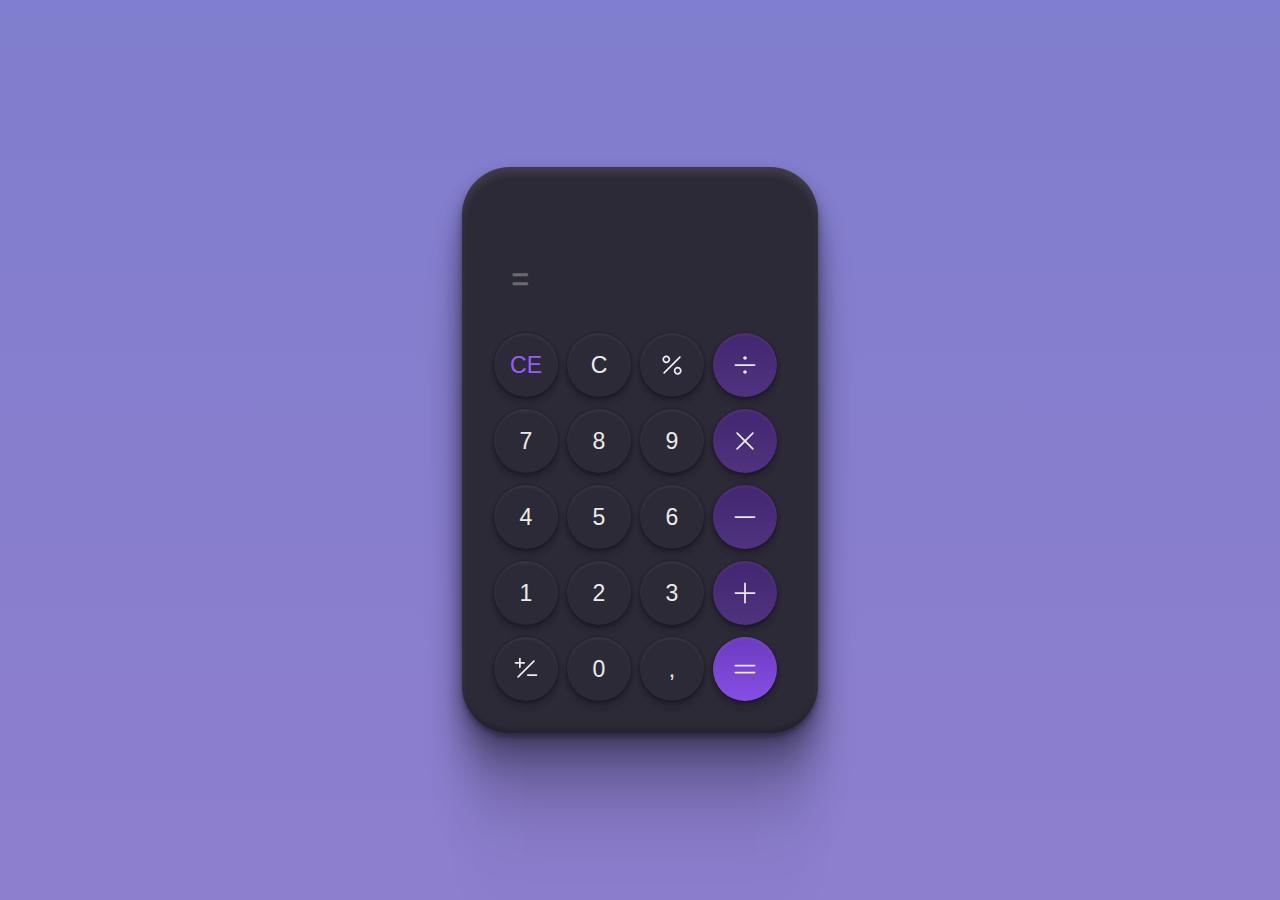
<file: calculadora/index.html>
<!DOCTYPE html>
<html lang="pt-BR">
  <head>
    <meta charset="UTF-8" />
    <meta http-equiv="X-UA-Compatible" content="IE=edge" />
    <meta name="viewport" content="width=device-width, initial-scale=1.0" />
    <link rel="preconnect" href="https://fonts.googleapis.com">
    <link rel="shortcut icon" href="./image/icon.svg" type="image/x-icon">
    <link href="https://fonts.googleapis.com/css2?family=Rubik&display=swap" rel="stylesheet">
    </script>
    <link rel="stylesheet" href="./style.css" />
    <title>Calculadora</title>
  </head>

  <body>
    <main>
      <section id="calculator">

        <div class="panel">
          <input type="text" disabled class="visualizaCalculo">
          <div class="resultCalculo">
            <div class="display"></div>
            <input type="text" disabled class="resultado">
          </div>
        </div>
        
        <section class="btn">
          
          <button class="button" onclick="remove()">CE</button>
          <button class="button" onclick="clr()">C</button>
          <button class="button" onclick="calculate('%')"><img src="./image/porcentagem.svg" alt="porcentagem"></button>
          <button class="button btnSecondary" onclick="calculate('/')"><img src="./image/divisao.svg" alt="divisão"></button>

          <button class="button number" onclick="calculate(7)">7</button>
          <button class="button number" onclick="calculate(8)">8</button>
          <button class="button number" onclick="calculate(9)">9</button>
          <button class="button btnSecondary" onclick="calculate('*')"><img src="./image/multiplicacao.svg" alt="multiplicação"></button>

          <button class="button number" onclick="calculate(4)">4</button>
          <button class="button number" onclick="calculate(5)">5</button>
          <button class="button number" onclick="calculate(6)">6</button>
          <button class="button btnSecondary" onclick="calculate('-')"><img src="./image/subtracao.svg" alt="subtracao"></button>

          <button class="button number" onclick="calculate(1)">1</button>
          <button class="button number" onclick="calculate(2)">2</button>
          <button class="button number" onclick="calculate(3)">3</button>
          <button class="button btnSecondary" onclick="calculate('+')"><img src="./image/soma.svg" alt="soma"></button>

          <button class="button" onclick="round()"><img src="./image/maisMenos.svg" alt="mais/menos"></button>
          <button class="button number" onclick="calculate(0)">0</button>
          <button class="button" onclick="calculate('.')">,</button>
          <button class="button btnSecondary" onclick="resultado()"><img src="./image/igualdade.svg" alt="igualdade"></button>

        </section>
      </section>
    </main>
    <script src="script.js"></script>
  </body>
</html>
</file>
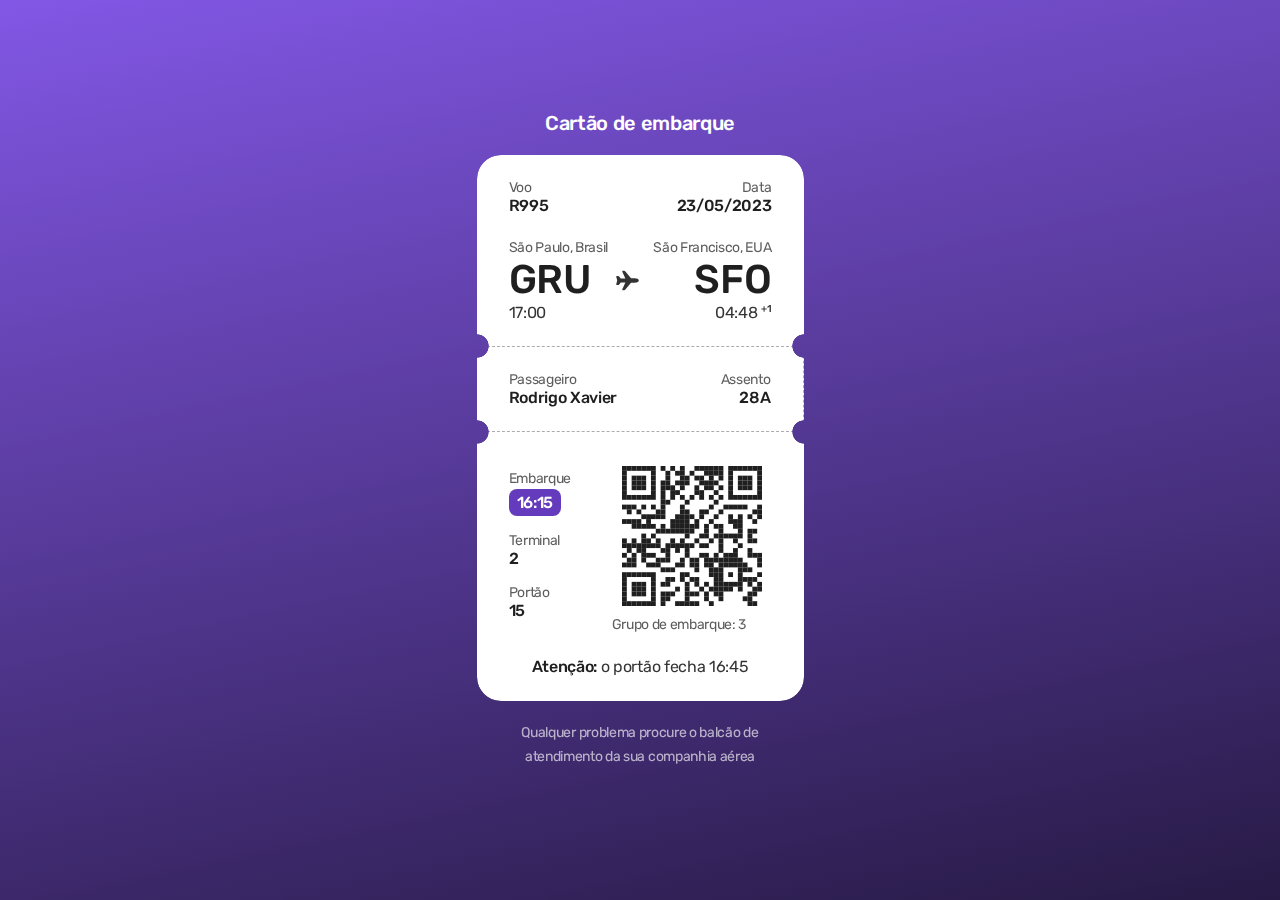
<file: cartao-embarque/index.html>
<!DOCTYPE html>
<html lang="pt-BR">
<head>
    <link rel="preconnect" href="https://fonts.googleapis.com">
    <link rel="preconnect" href="https://fonts.gstatic.com" crossorigin>
    <link href="https://fonts.googleapis.com/css2?family=Rubik:wght@400;500&display=swap" rel="stylesheet">
    <meta charset="UTF-8">
    <meta http-equiv="X-UA-Compatible" content="IE=edge">
    <meta name="viewport" content="width=device-width, initial-scale=1.0">
    <title>Cartão de embarque</title>
    <link rel="stylesheet" href="./style.css">
    <link rel="shortcut icon" href="./assets/icon.png" type="image/x-icon">
</head>
<body>

    <div id="boarding-pass">
        <h1>Cartão de embarque</h1>
        <main id="tiket">
            <section class="top grid">
                <div class="flight grid colum">
                    <div class="number">
                        <p>Voo</p>
                        <strong>R995</strong>
                    </div>
                    <div class="date text-right">
                        <p>Data</p>
                        <strong>23/05/2023</strong>
                    </div>
                </div>
                <div class="grid colum">
                    <div class="departure grid">
                        <p>São Paulo, Brasil</p>
                        <strong>GRU</strong>
                        <time>17:00</time>
                    </div>
                    <div class="airplane grid">
                        <img src="./assets/airplane.svg" alt="Icone de avião">

                    </div>
                    <div class="arrival text-right grid">
                        <p>São Francisco, EUA</p>
                        <strong>SFO</strong>
                        <time>04:48 <sup>+1</sup></time>
                    </div>
                </div>
            </section>
            <section class="middle grid colum">
                <div class="name">
                    <p>Passageiro</p>
                    <strong>Rodrigo Xavier</strong>
                </div>
                <div class="seat text-right">
                    <p>Assento</p>
                    <strong>28A</strong>
                </div>
            </section>
            <section class="bottom">
                <div class="container grid colum">
                        <dl class="grid">
                            <dt>
                                <p>Embarque</p>
                                <time>16:15</time>
                            </dt>
                            <dt>
                                <p>Terminal</p>
                                <strong>2</strong>
                            </dt>
                            <dt>
                                <p>Portão</p>
                                <strong>15</strong>
                            </dt>
                        </dl>
                    
                    <div class="qrcode grid">
                        <img src="./assets/qr-code.svg" alt="Imagem de QR Code">
                        <p>Grupo de embarque: 3</p>
                    </div>  
                </div>
                <p><strong>Atenção:</strong> o portão fecha 16:45</p>
            </section>
        </main>
        <footer>Qualquer problema procure o balcão de atendimento da sua companhia aérea</footer>
    </div>
    
</body>
</html>
</file>
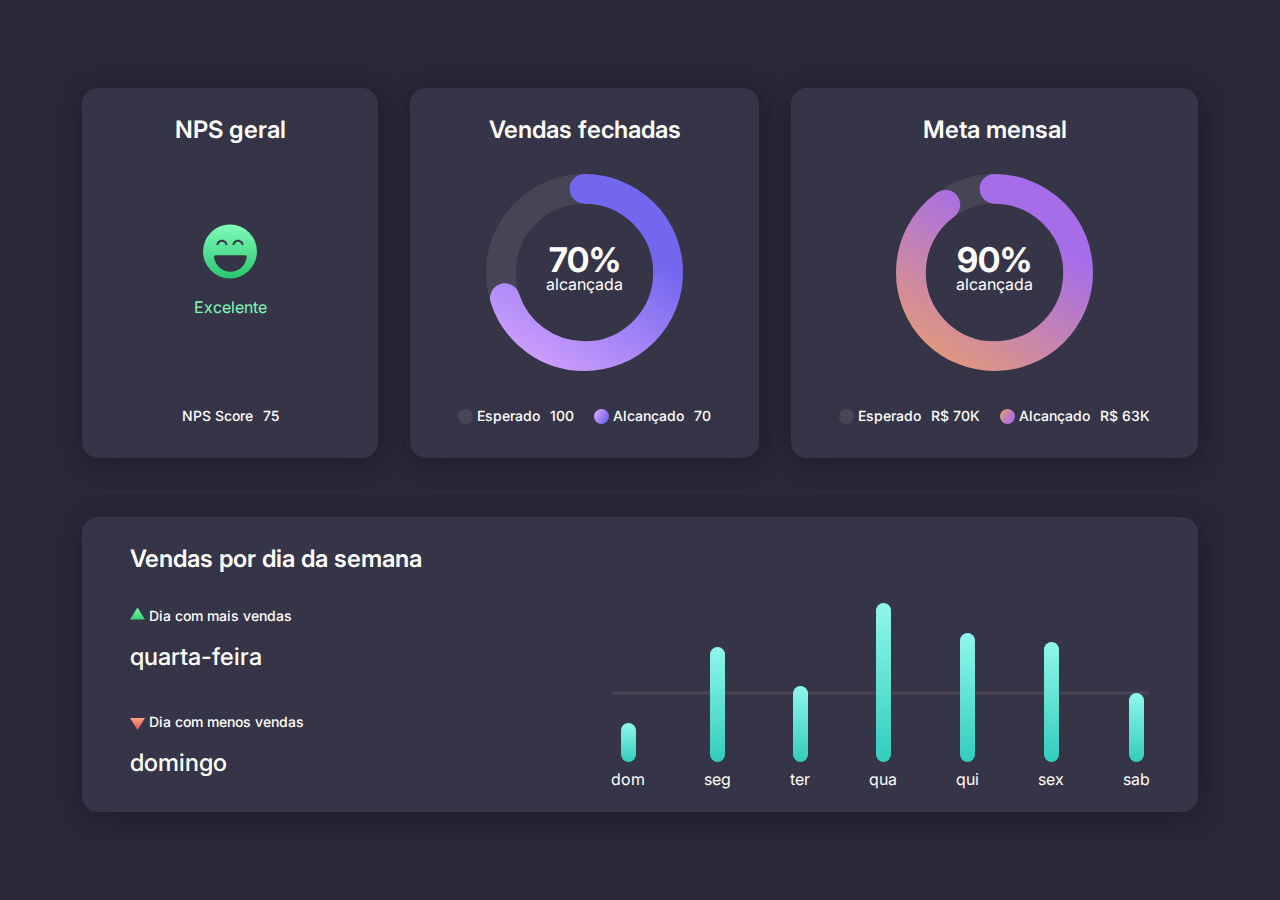
<file: dashboard/index.html>
<!DOCTYPE html>
<html lang="en">
  <head>
    <link rel="preconnect" href="https://fonts.googleapis.com" />
    <link rel="preconnect" href="https://fonts.gstatic.com" crossorigin />
    <link
      href="https://fonts.googleapis.com/css2?family=Inter:wght@400;500;700&display=swap"
      rel="stylesheet"
    />
    <link rel="shortcut icon" href="./image/dashboard.png" type="image/x-icon">

    <meta charset="UTF-8" />
    <meta http-equiv="X-UA-Compatible" content="IE=edge" />
    <meta name="viewport" content="width=device-width, initial-scale=1.0" />
    <title>Dashboard</title>
    <link rel="stylesheet" href="./style.css" />
  </head>
  <body>
    <main id="app" class="grid">
      <div class="box nps grid">
        <div class="top text-center">NPS geral</div>
        <div class="middle grid">
          <img src="./image/smile.svg" alt="bolinha verde sorrindo" />
          Excelente
        </div>
        <div class="bottom">
          <span>NPS Score</span>
          <span>75</span>
        </div>
      </div>
      <div class="box sell grid">
        <div class="top text-center">Vendas fechadas</div>
        <div class="middle">
          <svg viewBox="0 0 232 232" style="--percentage: 70">
            <circle cx="50%" cy="50%" r="98.5" opacity="0.1" stroke="#D9D9D9" />
            <circle
              cx="50%"
              cy="50%"
              r="98.5"
              stroke="url(#paint0_linear_201_85)"
            />
            <defs>
              <linearGradient
                id="paint0_linear_201_85"
                x1="-9"
                y1="82"
                x2="145"
                y2="178"
                gradientUnits="userSpaceOnUse"
              >
                <stop stop-color="#CE9FFC" />
                <stop offset="1" stop-color="#7367F0" />
              </linearGradient>
            </defs>
          </svg>

          <div class="content">
            <h3>70%</h3>
            <p>alcançada</p>
          </div>
        </div>
        <div class="bottom">
          <div class="item">
            <span>Esperado</span>
            <span>100</span>
          </div>
          <div class="item">
            <span
              style="
                --bg-color: linear-gradient(
                  121.94deg,
                  #ce9ffc 15.98%,
                  #7367f0 82.85%
                );
              "
            >
              Alcançado</span
            >
            <span>70</span>
          </div>
        </div>
      </div>
      <div class="box target grid">
        <div class="top text-center">Meta mensal</div>
        <div class="middle">
          <svg viewBox="0 0 232 232" style="--percentage: 90">
            <circle cx="50%" cy="50%" r="98.5" opacity="0.1" stroke="#D9D9D9" />
            <circle
              cx="50%"
              cy="50%"
              r="98.5"
              stroke="url(#paint0_linear_201_104)"
            />
            <defs>
              <linearGradient
                id="paint0_linear_201_104"
                x1="0.5"
                y1="82"
                x2="154.842"
                y2="178.702"
                gradientUnits="userSpaceOnUse"
              >
                <stop stop-color="#DF9780" />
                <stop offset="1" stop-color="#A66DE9" />
              </linearGradient>
            </defs>
          </svg>

          <div class="content">
            <h3>90%</h3>
            <p>alcançada</p>
          </div>
        </div>
        <div class="bottom">
          <div class="item">
            <span>Esperado</span>
            <span>R$ 70K</span>
          </div>
          <div class="item">
            <span
              style="
                --bg-color: linear-gradient(
                  121.94deg,
                  #df9780 15.98%,
                  #a66de9 82.85%
                );
              "
              >Alcançado</span
            >
            <span>R$ 63K</span>
          </div>
        </div>
      </div>
      <div class="box weekly-sell grid">
        <div class="top">Vendas por dia da semana</div>

        <div class="wrapper">
          <div class="left grid">
            <div class="most-sell grid">
              <span>Dia com mais vendas</span>
              quarta-feira
            </div>
            <div class="less-sell grid">
              <span>Dia com menos vendas</span>
              domingo
            </div>
          </div>
          <div class="right">
            <div class="bars">
              <div class="bar-wrapper">
                <div class="bar" style="--height: 3.9rem"></div>
                <span>dom</span>
              </div>
              <div class="bar-wrapper">
                <div class="bar" style="--height: 11.5rem"></div>
                <span>seg</span>
              </div>
              <div class="bar-wrapper">
                <div class="bar" style="--height: 7.6rem"></div>
                <span>ter</span>
              </div>
              <div class="bar-wrapper">
                <div class="bar" style="--height: 15.9rem"></div>
                <span>qua</span>
              </div>
              <div class="bar-wrapper">
                <div class="bar" style="--height: 12.9rem"></div>
                <span>qui</span>
              </div>
              <div class="bar-wrapper">
                <div class="bar" style="--height: 12rem"></div>
                <span>sex</span>
              </div>
              <div class="bar-wrapper">
                <div class="bar" style="--height: 6.9rem"></div>
                <span>sab</span>
              </div>
            </div>
          </div>
        </div>
      </div>
    </main>
  </body>
</html>
</file>
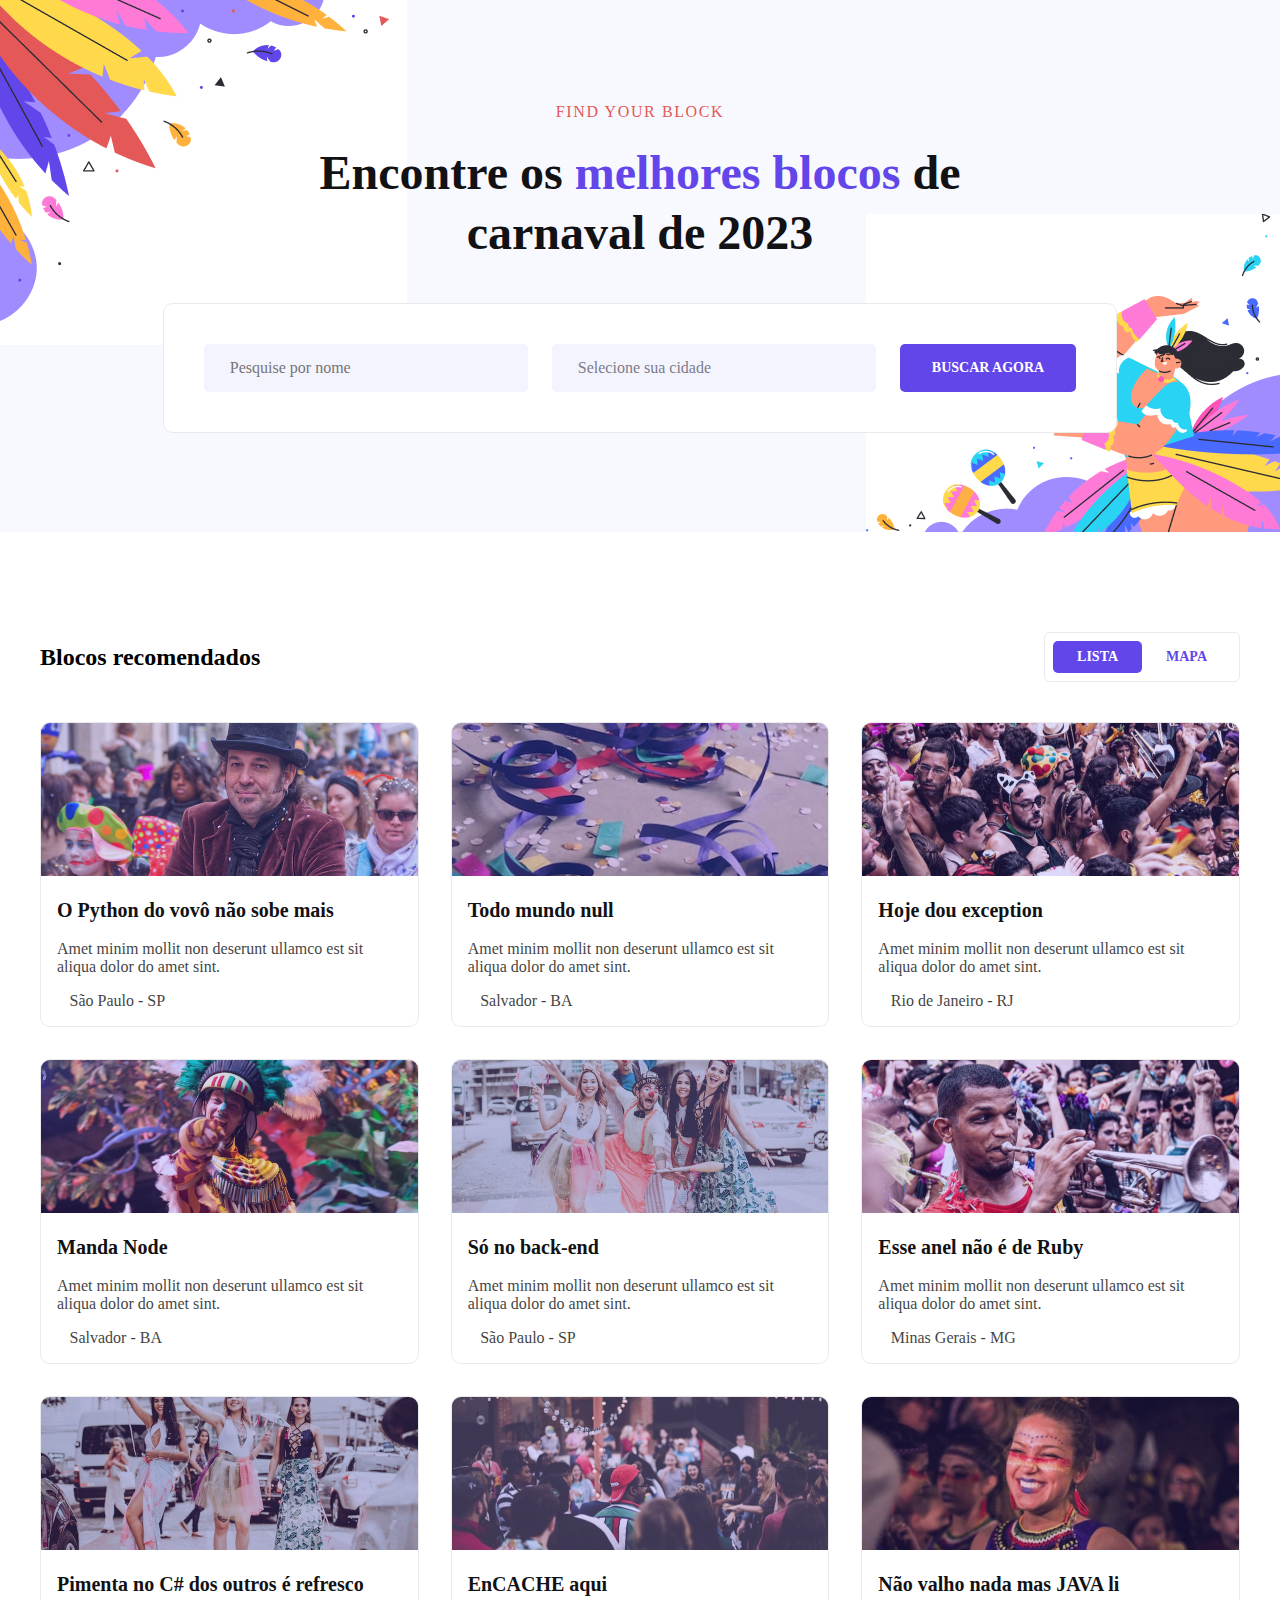
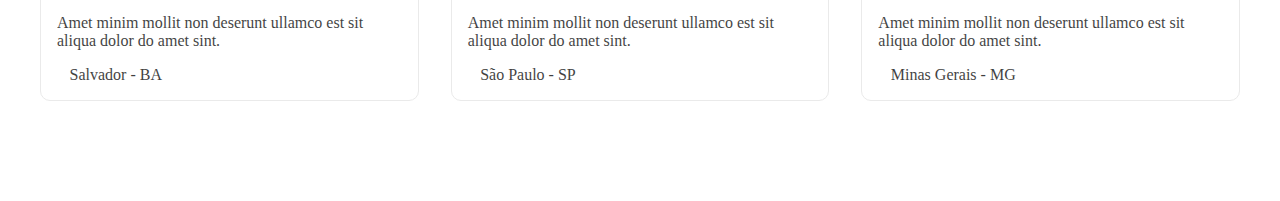
<file: landing-page/index.html>
<!DOCTYPE html>
<html lang="en">
<head>
    <meta charset="UTF-8">
    <meta http-equiv="X-UA-Compatible" content="IE=edge">
    <meta name="viewport" content="width=device-width, initial-scale=1.0">
    <title>Encontro seu bloco de carnaval</title>
    <link rel="stylesheet" href="style.css">
</head>
<body>
    <header>
        <div class="content">
          <div class="top">
            <p>find your block</p>
            <h1>Encontre os <span>melhores blocos</span> de carnaval de 2023</h1>
          </div>
  
          <form class="search">
            <div class="search-field">
              <label class="sr-only" for="name">Pesquise por nome</label>
              <i class="ph-magnifying-glass-light"></i>
              <input
                type="text"
                id="name"
                name="name"
                placeholder="Pesquise por nome"
              />
            </div>
            <div class="search-field select">
              <label class="sr-only" for="city">Selecione uma cidade</label>
              <i class="ph-map-pin-light"></i>
              <select name="city" id="city">
                <option value="0" selected>Selecione sua cidade</option>
                <option value="sao-paulo">São Paulo</option>
                <option value="rio-de-janeiro">Rio de Janeiro</option>
                <option value="salvador">Salvador</option>
              </select>
              <i class="ph-caret-down-light"></i>
            </div>
            <button class="btn primary">Buscar agora</button>
          </form>
        </div>
      </header>

      <main>
        <div class="content">
          <section class="top">
            <h2>Blocos recomendados</h2>
            <div class="view">
              <button class="btn primary">Lista</button>
              <button class="btn secondary">Mapa</button>
            </div>
          </section>
          <section class="cards">
            <div class="card">
              <img src="./image/python.jpg" alt="" />
  
              <div class="content">
                <h3>O Python do vovô não sobe mais</h3>
                <p>
                  Amet minim mollit non deserunt ullamco est sit aliqua dolor do
                  amet sint.
                </p>
  
                <div class="location">
                  <i class="ph-map-pin-light"></i>
                  São Paulo - SP
                </div>
              </div>
            </div>
  
            <div class="card">
              <img src="./image/null.jpg" alt="" />
  
              <div class="content">
                <h3>Todo mundo null</h3>
                <p>
                  Amet minim mollit non deserunt ullamco est sit aliqua dolor do
                  amet sint.
                </p>
  
                <div class="location">
                  <i class="ph-map-pin-light"></i>
                  Salvador - BA
                </div>
              </div>
            </div>
  
            <div class="card">
              <img src="./image/exception.jpg" alt="" />
  
              <div class="content">
                <h3>Hoje dou exception</h3>
                <p>
                  Amet minim mollit non deserunt ullamco est sit aliqua dolor do
                  amet sint.
                </p>
  
                <div class="location">
                  <i class="ph-map-pin-light"></i>
                  Rio de Janeiro - RJ
                </div>
              </div>
            </div>
  
            <div class="card">
              <img src="./image/node.jpg" alt="" />
  
              <div class="content">
                <h3>Manda Node</h3>
                <p>
                  Amet minim mollit non deserunt ullamco est sit aliqua dolor do
                  amet sint.
                </p>
  
                <div class="location">
                  <i class="ph-map-pin-light"></i>
                  Salvador - BA
                </div>
              </div>
            </div>
  
            <div class="card">
              <img src="./image/back-end.jpg" alt="" />
  
              <div class="content">
                <h3>Só no back-end</h3>
                <p>
                  Amet minim mollit non deserunt ullamco est sit aliqua dolor do
                  amet sint.
                </p>
  
                <div class="location">
                  <i class="ph-map-pin-light"></i>
                  São Paulo - SP
                </div>
              </div>
            </div>
  
            <div class="card">
              <img src="./image/ruby.png" alt="" />
  
              <div class="content">
                <h3>Esse anel não é de Ruby</h3>
                <p>
                  Amet minim mollit non deserunt ullamco est sit aliqua dolor do
                  amet sint.
                </p>
  
                <div class="location">
                  <i class="ph-map-pin-light"></i>
                  Minas Gerais - MG
                </div>
              </div>
            </div>

            <div class="card">
                <img src="./image/csharp.jpg" alt="" />
    
                <div class="content">
                  <h3>Pimenta no C# dos outros é refresco</h3>
                  <p>
                    Amet minim mollit non deserunt ullamco est sit aliqua dolor do
                    amet sint.
                  </p>
    
                  <div class="location">
                    <i class="ph-map-pin-light"></i>
                    Salvador - BA
                  </div>
                </div>
              </div>
    
              <div class="card">
                <img src="./image/encache.jpg" alt="" />
    
                <div class="content">
                  <h3>EnCACHE aqui</h3>
                  <p>
                    Amet minim mollit non deserunt ullamco est sit aliqua dolor do
                    amet sint.
                  </p>
    
                  <div class="location">
                    <i class="ph-map-pin-light"></i>
                    São Paulo - SP
                  </div>
                </div>
              </div>
    
              <div class="card">
                <img src="./image/java.jpg" alt="" />
    
                <div class="content">
                  <h3>Não valho nada mas JAVA li</h3>
                  <p>
                    Amet minim mollit non deserunt ullamco est sit aliqua dolor do
                    amet sint.
                  </p>
    
                  <div class="location">
                    <i class="ph-map-pin-light"></i>
                    Minas Gerais - MG
                  </div>
                </div>
              </div>
          </section>
        </div>
      </main>
</body>
</html>
</file>
<file: calculadora/style.css>
* {
  box-sizing: border-box;
  font-size: 60%;
  padding: 0;
  margin: 0;
}

:root {
  --cor-backgroundCaluculator: #2D2A37;
  --cor-fonte:#EBEBEB;
  --cor-fonte2: #6b6b6b;
  --background-color: linear-gradient(180deg, #807ece 0%, #8e7ece 100%);
  --cor-btn1: #975dfa;
  --cor-btn2: linear-gradient(180deg,rgba(0, 0, 0, 0.05) 0.01%,rgba(255, 255, 255, 0.05) 100%),#462878;
  --box-shadow: 0px 11px 7px rgba(0, 0, 0, 0.01),
  0px 7px 7px rgba(0, 0, 0, 0.04), 0px 4px 6px rgba(0, 0, 0, 0.1),
  0px 2px 4px rgba(0, 0, 0, 0.26), 0px 0px 2px rgba(0, 0, 0, 0.29),
  inset 0px 2px 3px rgba(255, 255, 255, 0.06);
}

body,
main {
  width: 100vw;
  height: 100vh;
  display: grid;
  justify-content: center;
  place-items: center;
  background: var(--background-color);
  font-family: "Rubik", sans-serif;
}

.display {
  background: #2d2a37;
  height: 186px;
  margin: 54px auto 0;
  display: flex;
  flex-direction: column;
  position: relative;
}

.display::before{
  content: "=";
  color: #6b6b6b;
  position: absolute;
  top: 40px;
  left: 0;
  font-size: 36px;
}

#calculator {
  padding: 54px 32px 32px 32px;
  width: 356px;
  height: 566px;
  border-radius: 48px;
  background-color: var(--cor-backgroundCaluculator);
  box-shadow: 0px 4px 4px rgba(0, 0, 0, 0.25),
  0px 188px 52px rgba(0, 0, 0, 0.01), 0px 120px 48px rgba(0, 0, 0, 0.04),
  0px 68px 41px rgba(0, 0, 0, 0.15), 0px 30px 30px rgba(0, 0, 0, 0.26),
  0px 8px 17px rgba(0, 0, 0, 0.29), inset 0px 6px 8px rgba(255, 255, 255, 0.1),
  inset 0px -4px 5px rgba(0, 0, 0, 0.22);
}

#calculator .panel {
  padding-left: 16px;
  padding-right: 22px;
  width: 100%;
  display: flex;
  flex-direction: column;
  gap: 8px;
  margin-bottom: 26px;
}

#calculator .panel .visualizaCalculo {
  text-align: right;
  font-size: 2rem;
  color: var(--cor-fonte2);
  height: 28px;
  background-color: transparent;
  border: 0;
  outline: 0;
}

#calculator .panel .resultCalculo {
  display: flex;
  justify-content: space-between;
  align-items: center;
  height: 50px;
}

#calculator .panel .resultCalculo .resultado {
  width: 100%;
  background-color: transparent;
  border: 0;
  outline: 0;
  text-align: right;
  font-size: 3.6rem;
  color: var(--cor-fonte);
}

#calculator .btn {
  display: grid;
  grid-template-columns: repeat(4, 1fr);
  row-gap: 12px;
  width: 100%;
}

#calculator .btn .button {
  background: transparent;
  border: 0;
  outline: 0;
  width: 64px;
  height: 64px;
  border-radius: 50%;
  display: flex;
  justify-content: center;
  place-items: center;
  box-shadow: var(--box-shadow);
  color: var(--cor-fonte);
  font-size: 2.4rem;
  transition:1s all;
}

#calculator .btn .button:first-child{
  color: var(--cor-btn1);
}

#calculator .btn .btnSecondary {
  background: var(--cor-btn2);
}

#calculator .btn .btnSecondary:last-child {
  background: linear-gradient(180deg,rgba(0, 0, 0, 0.15) 0%, rgba(255, 255, 255, 0.05) 100%),
#7f45e2;
}
</file>
<file: cartao-embarque/style.css>
* {
    margin: 0;
    padding: 0;
    box-sizing: border-box;
    -webkit-font-smoothing: antialiased;
    -moz-osx-font-smoothing: grayscale;
}

:root {
    font-size: 62.5%;
}

body {
    font-size: 1.6rem;
    font-family: 'Rubik', sans-serif;
    letter-spacing: -0.02em;
    background: linear-gradient(167.96deg, #8257E5 0%, #271A45 100%) no-repeat fixed;

    height: 100vh;
    display: grid;
    place-content: center;
}

p{
    color: rgba(0, 0, 0, 0.64);
    font-size: 14px;
    line-height:17px;
}

strong{
    font-size: 16px;
    line-height: 19px;
    color: rgba(0, 0, 0, 0.88);
}
.grid{
    display: grid;
}

.colum{
    grid-auto-flow: column;
}

.text-right{
    text-align: right;
}

h1,
strong{
    font-weight: 500;
}

h1{
    font-size: 2rem;
    line-height: 2.4rem;
    color: white;
    text-align: center;

}

#boarding-pass{
    margin: auto;
}

#tiket{
    margin-top: 2rem;
    
}

section{
    background-color: white;
    padding: 2.4rem 3.2rem;

    -webkit-mask: var(--mask);
    mask: var(--mask);
    filter: drop-shadow(0px 4px 24px rgba(0, 0, 0, 0.25));
}

.top{
    border-radius: 2.4rem 2.4rem 0 0;
    gap: 2.4rem;
    --mask: radial-gradient(1.2rem at 1.2rem bottom, transparent 95%, black) -1.2rem;
    -webkit-mask-repeat: repeat-x;
    mask-repeat: repeat-x;
}

.departure, .arrival{
    width: 12,5rem;
}

.departure strong, .arrival strong{
    font-size: 40px;
    line-height: 47px;
}

.bottom .container{
    align-items: center;
    gap: .8rem;
}

dl.grid{
    gap: 1.6rem;
    min-width: 9.5rem;
}

.airplane{
    align-items: center;
}

.top time{
    color: rgba(0, 0, 0, 0.8);
    /* font-size: 16px;
    line-height: 19px; */
}

.top time sup{
    font-weight: 500;
    font-size: 1.0rem;
    line-height: 1.2rem;
}

.middle{
    border: 1px dashed rgba(0, 0, 0, 0.32);
    border-left: 0;
    line-height: 0;

    --mask: radial-gradient(1.2rem at 1.2rem 1.2rem, transparent 95%, black) -1.2rem -1.2rem;
    
}

.bottom{
    border-radius: 0 0 2.4rem 2.4rem;
    --mask: radial-gradient(1.2rem at 1.2rem top, transparent 94%, black) -1.2rem;
    -webkit-mask-repeat: repeat-x;
    mask-repeat: repeat-x;
}

dt time{
    color: white;
    font-weight: 500;
    font-size: 1.6rem;
    line-height: 1.9rem;
    background: #633BBC;
    border-radius: 0.8rem;
    padding: 0.4rem 0.8rem;
    display: inline-block;
    margin-top: .2rem;

}

.bottom > p{
    text-align: center;
    margin-top: 2.4rem;
    font-size: 1.6rem;
    line-height: 2.0rem;
    color: rgba(0, 0, 0, 0.8);
}

.qrcode.grid{
    justify-content: center;
}

footer{
    font-size: 14px;
    line-height: 24px;
    color: white;
    width: 27rem;
    opacity: 0.64;
    text-align: center;
    margin: 2rem auto;
}
</file>
<file: dashboard/style.css>
* {
    margin: 0;
    padding: 0;
    box-sizing: border-box;
    -webkit-font-smoothing: antialiased;
    -moz-osx-font-smoothing: grayscale;
  }
  
  :root {
    font-size: 62.5%;
  }
  
  body {
    font-size: 1.6rem;
    font-family: "Inter";
    background: #292738;
  }
  
  .grid {
    display: grid;
  }
  
  .text-center {
    text-align: center;
  }
  
  .box {
    padding: 2.9rem 4.8rem;
  
    background: #363447;
    box-shadow: 0.3rem 0.4rem 2.6rem rgba(0, 0, 0, 0.25);
    border-radius: 1.6rem;
    color: white;
    line-height: 160%;
  
    gap: 3.2rem;
  }
  
  #app {
    column-gap: 3.2rem;
    row-gap: 5.9rem;
  
    width: fit-content;
    min-height: 100vh;
    height: fit-content;
  
    margin: auto;
  
    place-content: center;
    padding: 3.2rem;
  }
  
  .top {
    font-weight: 600;
    font-size: 2.4rem;
  }
  
  .middle {
    display: grid;
    place-content: center;
    position: relative;
  }
  
  .middle .content {
    position: absolute;
    top: 50%;
    left: 50%;
    transform: translate(-50%, -50%);
    text-align: center;
  }
  
  .content h3 {
    font-size: 3.4rem;
  }
  
  .bottom {
    display: flex;
    gap: 2rem;
    justify-content: center;
    margin-top: auto;
    font-weight: 500;
    font-size: 1.4rem;
  }
  
  .bottom .item {
    display: flex;
    align-items: center;
    gap: 1rem;
  }
  
  .bottom .item span:nth-child(1) {
    display: flex;
    align-items: center;
    gap: 0.4rem;
  }
  
  .bottom .item span {
    --bg-color: #4a4556;
  }
  
  .bottom .item span:nth-child(1)::before {
    content: "";
    width: 1.5rem;
    height: 1.5rem;
    display: block;
    background: var(--bg-color);
    border-radius: 99.9rem;
  }
  
  .nps {
    gap: 3.2rem;
  }
  
  .nps .middle {
    height: 19.7rem;
    place-content: center;
    justify-items: center;
    gap: 1.6rem;
    color: #81fbb8;
  }
  
  .nps .bottom {
    gap: 1rem;
  }
  
  svg {
    --percentage: 0;
    width: 19.7rem;
    height: 19.7rem;
    transform: rotate(-90deg);
  }
  
  svg circle {
    stroke-dasharray: 618;
    stroke-dashoffset: 618;
    stroke-width: 35;
    fill: none;
  }
  
  svg circle:nth-child(1) {
    stroke-dashoffset: 0;
  }
  
  svg circle:nth-child(2) {
    stroke-dashoffset: calc(618 - (618 * var(--percentage)) / 100);
    stroke-linecap: round;
  
    animation: progress 1s ease-in-out;
  }
  
  @keyframes progress {
    0% {
      stroke-dasharray: 618;
      stroke-dashoffset: 618;
    }
  }
  
  .weekly-sell {
    gap: 3.2rem;
  }
  
  .weekly-sell .wrapper {
    display: flex;
    flex-direction: column;
    gap: 3.2rem;
  }
  
  .weekly-sell .left {
    gap: 3.2rem;
    grid-auto-flow: column;
  }
  
  .weekly-sell .left,
  .weekly-sell .right {
    flex: 1;
  }
  
  .left .grid {
    gap: 0.8rem;
    font-weight: 500;
    font-size: 2.4rem;
  }
  
  .left .grid span {
    font-size: 1.4rem;
    align-items: centetr;
    display: flex;
    gap: 0.4rem;
  }
  
  .left .grid span::before {
    content: "";
    width: 1.5rem;
    height: 1.5rem;
    display: block;
    clip-path: polygon(50% 0%, 0% 80%, 100% 80%);
  }
  
  .left .most-sell span::before {
    background: linear-gradient(180deg, #81fbb8 0%, #28c76f 100%);
    margin-top: 0.4rem;
  }
  
  .left .less-sell span::before {
    background: linear-gradient(180deg, #ea5455 0%, #feb692 100%);
    transform: matrix(1, 0, 0, -1, 0, 0);
    margin-top: 0.6rem;
  }
  
  .bars {
    display: flex;
    gap: calc(3vw + 1rem);
    align-items: flex-end;
    position: relative;
  }
  
  .bars::before {
    content: "";
    display: block;
    height: 0.3rem;
    width: 100%;
    background: #4a4556;
    border-radius: 99.9rem;
    position: absolute;
    top: 50%;
    transform: translateY(-50%);
    z-index: 0;
  }
  
  .bar-wrapper {
    display: grid;
    grid-template-rows: 15.9rem 1.6rem;
    justify-items: center;
    gap: 0.5rem;
    z-index: 1;
  }
  
  .bar {
    width: 1.5rem;
    background: linear-gradient(180deg, #90f7ec 0%, #32ccbc 100%);
    border-radius: 99.9rem;
  
    height: var(--height);
    align-self: end;
  
    animation: up 1.4s;
  }
  
  @keyframes up {
    0% {
      height: 0;
    }
  }
  
  @media (min-width: 65.0rem) {
    #app {
      grid-template-columns: 29.6rem max-content max-content;
      grid-template-rows: max-content;
    }
  
    .box:nth-child(4) {
      grid-column: 1/4;
    }
  
    .weekly-sell .wrapper {
      flex-direction: row;
    }
  
    .weekly-sell .left {
      grid-auto-flow: initial;
    }
  
    .bars {
      gap: 5.9rem;
    }
  }
</file>
<file: landing-page/style.css>
*{
margin: 0;
padding: 0;
box-sizing: border-box;
-webkit-font-smoothing: antialiased;
-moz-osx-font-smoothing: grayscale;
}

:root {
font-size: 62.5%;
font-family: "Roboto";
}

.sr-only {
position: absolute;
width: 0.1rem;
height: 0.1rem;
padding: 0;
margin: -0.1rem;
overflow: hidden;
clip: rect(0, 0, 0, 0);
white-space: nowrap;
border-width: 0;
}

.btn {
display: flex;
justify-content: center;
align-items: center;

font-weight: 700;
font-size: 1.4rem;
line-height: 2.4rem;

text-transform: uppercase;
cursor: pointer;

padding: 0.4rem 2.4rem;
border-radius: 0.5rem;
}

.primary {
background: #6246ea;

color: #ffffff;
transition: background 200ms;
}

.primary:hover {
background: #523dbe;
color: white;
}

.secondary {
color: #6246ea;
}

.secondary:hover {
background-color: #6246ea;
color: white;
}


body {
    font-size: 1.6rem;
  }
  
  input,
  select,
  button {
    font-family: "Roboto";
    all: unset;
  }
  
  header {
    min-height: 53.2rem;
    background-color: #f8f8ff;
  
    position: relative;
    overflow: hidden;
  
    display: grid;
    place-content: center;
  }
  
  header::before {
    content: "";
    background-image: url(./image/ilustra-01.jpg);
    width: 40.7rem;
    height: 34.5rem;
  
    position: absolute;
    z-index: 0;
    top: 0;
    left: 0;
  }
  
  header::after {
    content: "";
    background-image: url(./image/ilustra-02.jpg);
    width: 41.4rem;
    height: 33rem;
  
    position: absolute;
    right: 0;
    bottom: -1.2rem;
  }
  
  header .content {
    width: fit-content;
  
    position: relative;
    z-index: 1;
  }
  
  header .content .top {
    text-align: center;
  }
  
  header p {
    font-weight: 500;
    line-height: 160%;
  
    letter-spacing: 0.1em;
    text-transform: uppercase;
  
    color: #e45858;
  }
  
  header h1 {
    font-size: 4.8rem;
    line-height: 125%;
    color: #121214;
    max-width: 64.7rem;
    margin: 1.8rem auto 0;
  }
  
  header h1 span {
    color: #6246ea;
  }
  
  form {
    margin-top: 4rem;
  
    display: flex;
    padding: 4rem;
    gap: 2.4rem;
  
    background: #ffffff;
    border: 0.1rem solid #eaeaea;
    border-radius: 1rem;
  }
  
  .search-field {
    display: flex;
    align-items: center;
    gap: 1.2rem;
  
    background: #f4f4ff;
    border-radius: 0.5rem;
    padding: 1.2rem 0.8rem 1.2rem 1.4rem;
  }
  
  input,
  select {
    color: #7c7c8a;
    min-width: 29rem;
  }
  
  .search-field i {
    color: #e45858;
    font-size: 2.4rem;
  }
  
  select,
  .select {
    position: relative;
  }
  
  select {
    z-index: 1;
  }
  
  .select i.ph-caret-down-light {
    position: absolute;
    right: 1rem;
    z-index: 0;
    color: #858793;
  }
  
  form button.btn {
    padding: 1.2rem 3.2rem;
  }
  
  main > .content {
    max-width: 121.6rem;
    margin: 10rem auto;
  }
  
  section.top {
    display: flex;
    justify-content: space-between;
    align-items: center;
  }
  
  section.top .view {
    display: flex;
    padding: 0.8rem;
  
    border: 0.1rem solid #eaeaea;
    border-radius: 0.6rem;
  }
  
  section.cards {
    margin-top: 4rem;
  
    display: grid;
    gap: 3.2rem;
    grid-template-columns: 1fr 1fr 1fr;
  }
  
  .card {
    background: #ffffff;
    border: 0.1rem solid #eaeaea;
    border-radius: 1rem;
    max-width: 38.4rem;
    overflow: hidden;
  }
  
  .card .content {
    display: grid;
    gap: 1.6rem;
  
    padding: 1.6rem;
  }
  
  .card h3 {
    color: #121214;
    font-size: 2rem;
    line-height: 140%;
  }
  
  .card p {
    opacity: 0.75;
  }
  
  .card .location {
    display: flex;
    align-items: center;
    gap: 1.25rem;
  
    opacity: 0.75;
  }
  
  .location i {
    color: #e45858;
    font-size: 2.4rem;
    opacity: 1;
  }
  
  /* responsivo - milha extra */
  main {
    padding-inline: 4rem;
  }
  
  @media (max-width: 1024px) {
    :root {
      font-size: 50%;
    }
  
    header::before {
      background-size: 30vw;
      background-repeat: no-repeat;
    }
  }
  
  @media (max-width: 870px) {
    header .content {
      padding: 4rem;
    }
  
    header form {
      flex-direction: column;
    }
  }
  
  @media (max-width: 660px) {
    section.cards {
      grid-template-columns: 1fr 1fr;
    }
  }
  
  @media (max-width: 500px) {
    section.cards {
      grid-template-columns: 1fr;
    }
  
    .card img {
      width: 100%;
    }
    
    .card {
      max-width: 100%;
    }
  }
</file>
